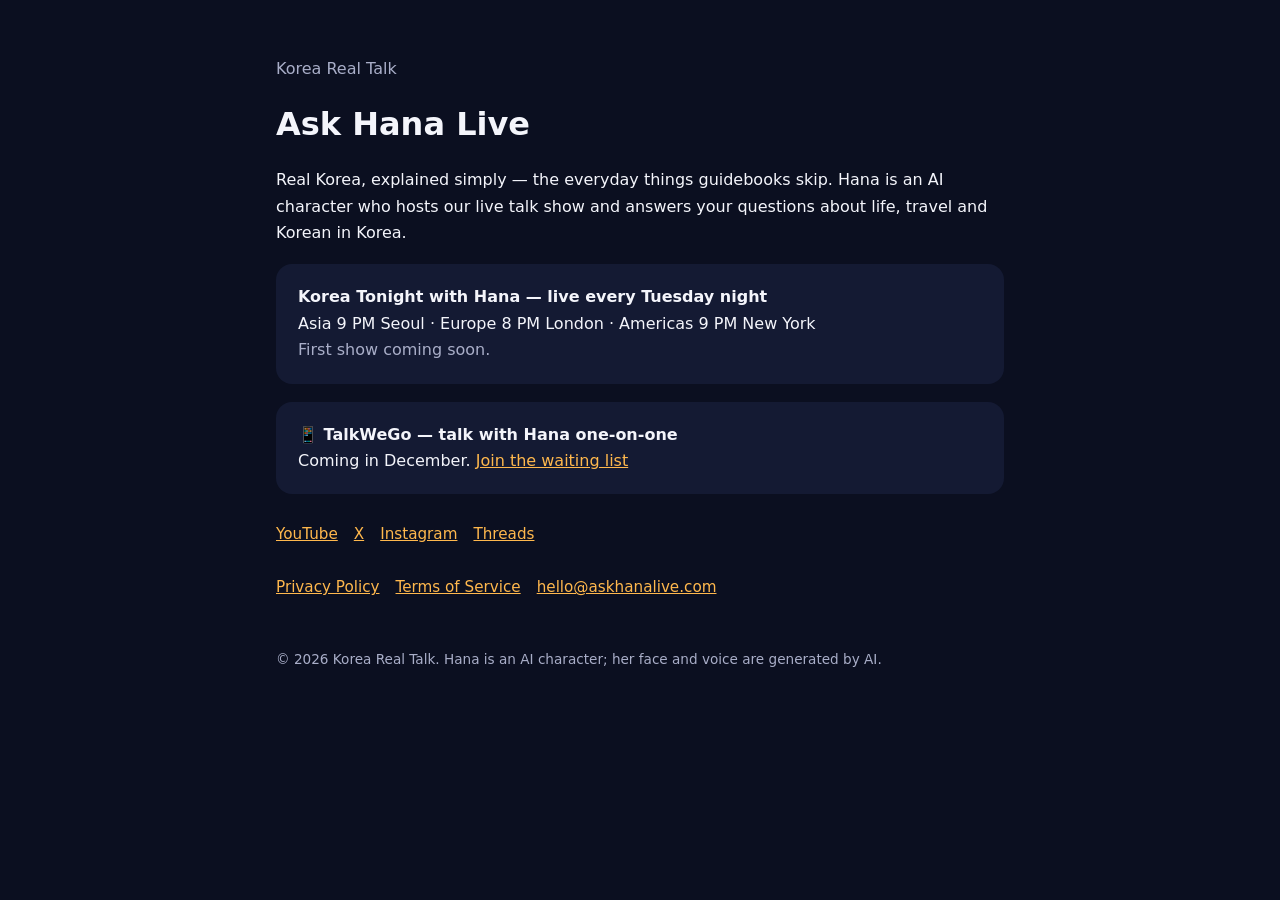
<file: index.html>
<!doctype html><html lang="en"><head><meta charset="utf-8"><meta name="viewport" content="width=device-width,initial-scale=1">
<title>Ask Hana Live · Korea Real Talk</title><meta name="description" content="Real Korea, explained simply. Live talk with Hana, an AI character from Korea Real Talk.">
<link rel="stylesheet" href="style.css"></head><body><main>
<p class="mut">Korea Real Talk</p>
<h1>Ask Hana Live</h1>
<p>Real Korea, explained simply — the everyday things guidebooks skip. Hana is an AI character who hosts our live talk show and answers your questions about life, travel and Korean in Korea.</p>
<div class="card"><b>Korea Tonight with Hana — live every Tuesday night</b><br>Asia 9 PM Seoul · Europe 8 PM London · Americas 9 PM New York<br><span class="mut">First show coming soon.</span></div>
<div class="card"><b>📱 TalkWeGo — talk with Hana one-on-one</b><br>Coming in December. <a href="app/">Join the waiting list</a></div>
<nav>
<a href="https://www.youtube.com/@korearealtalk">YouTube</a>
<a href="https://x.com/korearealtalk">X</a>
<a href="https://www.instagram.com/korearealtalk">Instagram</a>
<a href="https://www.threads.net/@korearealtalk">Threads</a>
</nav>
<nav><a href="privacy.html">Privacy Policy</a><a href="terms.html">Terms of Service</a><a href="mailto:hello@askhanalive.com">hello@askhanalive.com</a></nav>
<footer>© 2026 Korea Real Talk. Hana is an AI character; her face and voice are generated by AI.</footer>
</main></body></html>
</file>
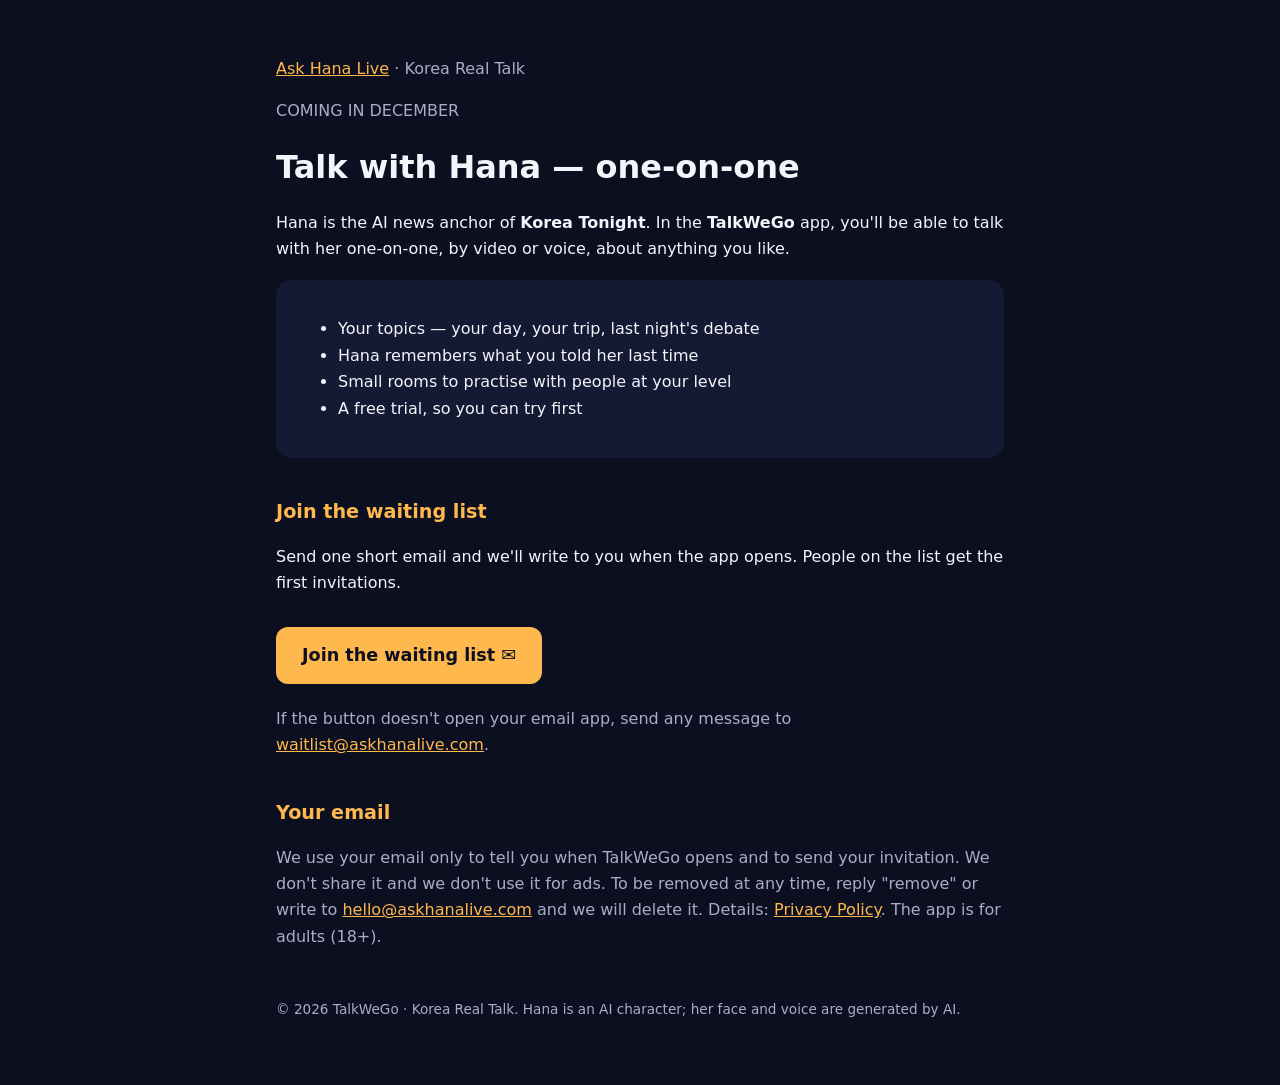
<file: app/index.html>
<!doctype html><html lang="en"><head><meta charset="utf-8"><meta name="viewport" content="width=device-width,initial-scale=1">
<title>TalkWeGo · Talk with Hana one-on-one · Waiting list</title>
<meta name="description" content="TalkWeGo is coming in December: talk with Hana, the AI anchor of Korea Tonight, one-on-one by video or voice. Join the waiting list.">
<link rel="stylesheet" href="../style.css">
<style>.btn{display:inline-block;margin:14px 0 6px;padding:14px 26px;border-radius:12px;background:var(--acc);color:#0b0f20;font-weight:800;font-size:1.1rem;text-decoration:none}</style>
</head><body><main>
<p class="mut"><a href="../index.html">Ask Hana Live</a> · Korea Real Talk</p>
<p class="mut">COMING IN DECEMBER</p>
<h1>Talk with Hana — one-on-one</h1>
<p>Hana is the AI news anchor of <b>Korea Tonight</b>. In the <b>TalkWeGo</b> app, you'll be able to talk with her one-on-one, by video or voice, about anything you like.</p>
<div class="card"><ul>
<li>Your topics — your day, your trip, last night's debate</li>
<li>Hana remembers what you told her last time</li>
<li>Small rooms to practise with people at your level</li>
<li>A free trial, so you can try first</li>
</ul></div>
<h2>Join the waiting list</h2>
<p>Send one short email and we'll write to you when the app opens. People on the list get the first invitations.</p>
<a class="btn" href="mailto:waitlist@askhanalive.com?subject=TalkWeGo%20waiting%20list&amp;body=Hi%20Hana!%20Please%20add%20me%20to%20the%20TalkWeGo%20waiting%20list.%0A%0ACountry%20(optional)%3A%20%0AMy%20Korean%20level%20(beginner%20%2F%20intermediate%20%2F%20advanced%2C%20optional)%3A%20">Join the waiting list ✉️</a>
<p class="mut">If the button doesn't open your email app, send any message to <a href="mailto:waitlist@askhanalive.com">waitlist@askhanalive.com</a>.</p>
<h2>Your email</h2>
<p class="mut">We use your email only to tell you when TalkWeGo opens and to send your invitation. We don't share it and we don't use it for ads. To be removed at any time, reply "remove" or write to <a href="mailto:hello@askhanalive.com">hello@askhanalive.com</a> and we will delete it. Details: <a href="../privacy.html">Privacy Policy</a>. The app is for adults (18+).</p>
<footer>© 2026 TalkWeGo · Korea Real Talk. Hana is an AI character; her face and voice are generated by AI.</footer>
</main></body></html>
</file>
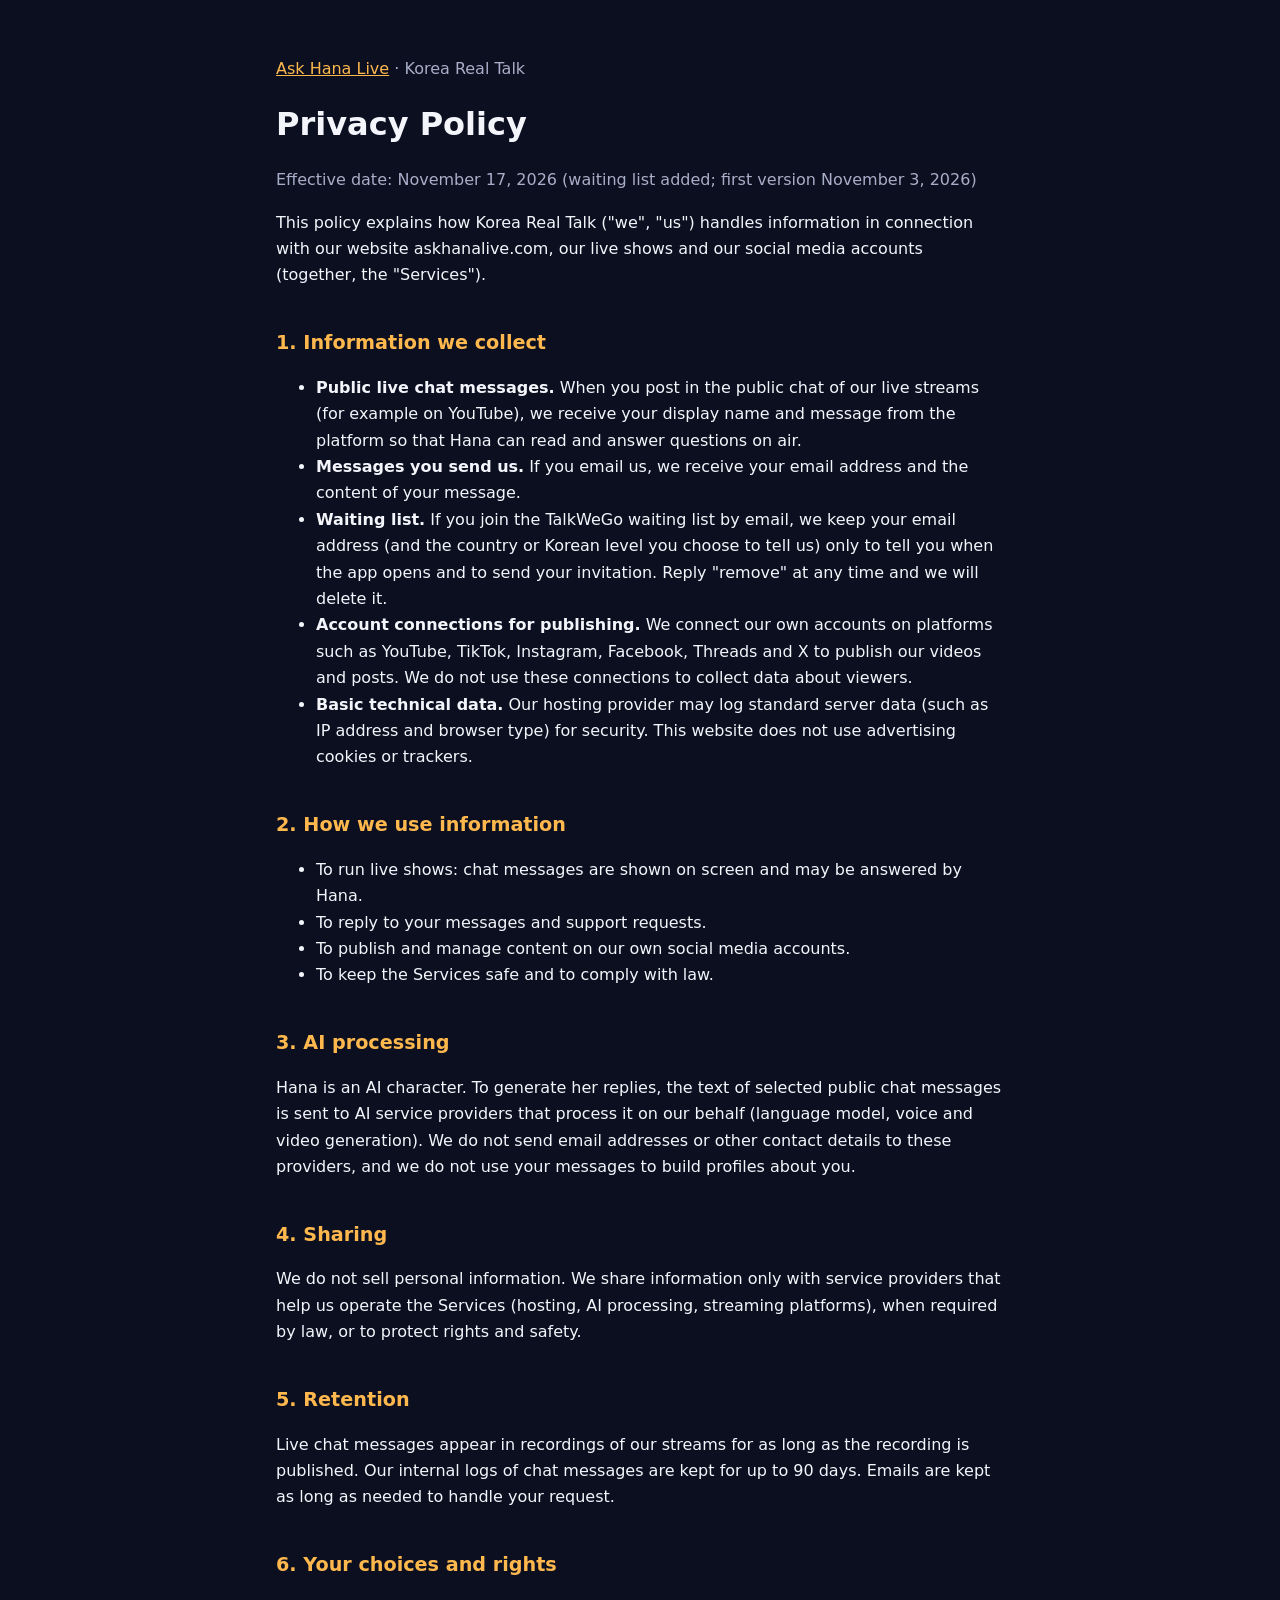
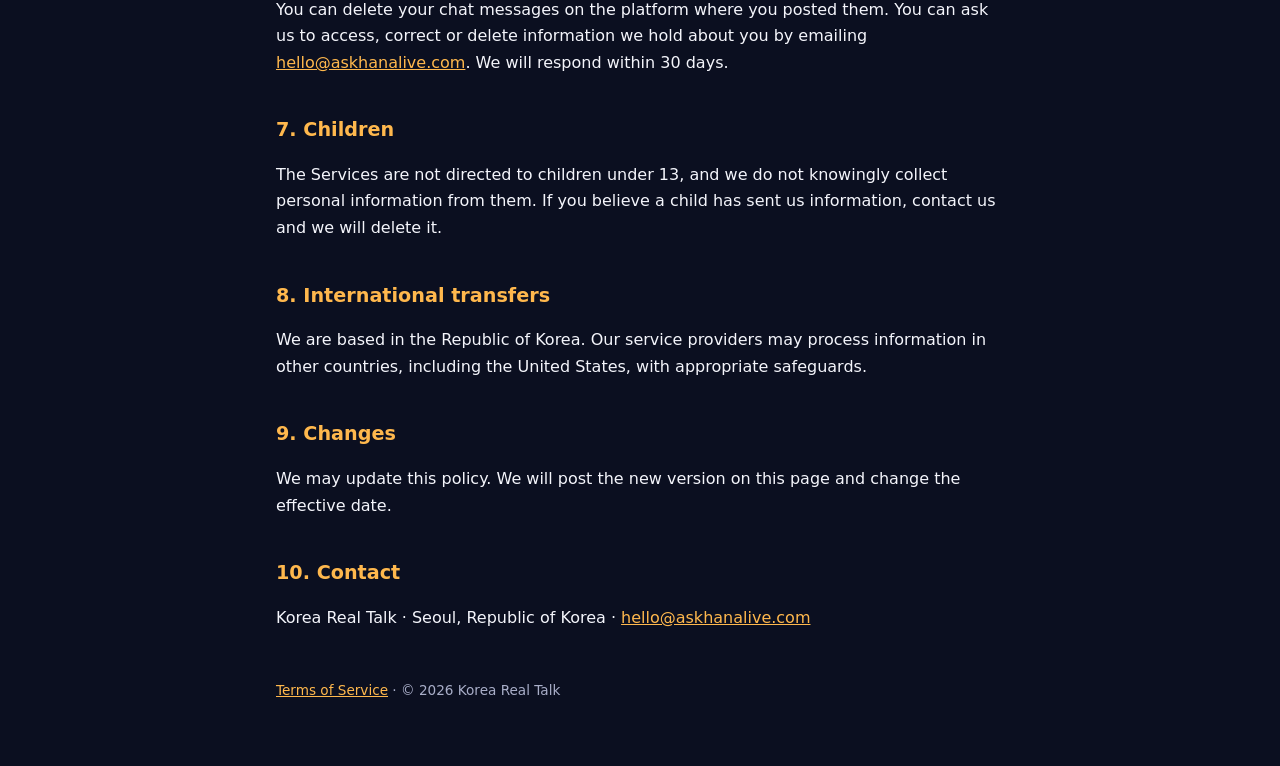
<file: privacy.html>
<!doctype html><html lang="en"><head><meta charset="utf-8"><meta name="viewport" content="width=device-width,initial-scale=1">
<title>Privacy Policy · Ask Hana Live</title><link rel="stylesheet" href="style.css"></head><body><main>
<p class="mut"><a href="index.html">Ask Hana Live</a> · Korea Real Talk</p>
<h1>Privacy Policy</h1>
<p class="mut">Effective date: November 17, 2026 (waiting list added; first version November 3, 2026)</p>
<p>This policy explains how Korea Real Talk ("we", "us") handles information in connection with our website askhanalive.com, our live shows and our social media accounts (together, the "Services").</p>
<h2>1. Information we collect</h2>
<ul>
<li><b>Public live chat messages.</b> When you post in the public chat of our live streams (for example on YouTube), we receive your display name and message from the platform so that Hana can read and answer questions on air.</li>
<li><b>Messages you send us.</b> If you email us, we receive your email address and the content of your message.</li>
<li><b>Waiting list.</b> If you join the TalkWeGo waiting list by email, we keep your email address (and the country or Korean level you choose to tell us) only to tell you when the app opens and to send your invitation. Reply "remove" at any time and we will delete it.</li>
<li><b>Account connections for publishing.</b> We connect our own accounts on platforms such as YouTube, TikTok, Instagram, Facebook, Threads and X to publish our videos and posts. We do not use these connections to collect data about viewers.</li>
<li><b>Basic technical data.</b> Our hosting provider may log standard server data (such as IP address and browser type) for security. This website does not use advertising cookies or trackers.</li>
</ul>
<h2>2. How we use information</h2>
<ul>
<li>To run live shows: chat messages are shown on screen and may be answered by Hana.</li>
<li>To reply to your messages and support requests.</li>
<li>To publish and manage content on our own social media accounts.</li>
<li>To keep the Services safe and to comply with law.</li>
</ul>
<h2>3. AI processing</h2>
<p>Hana is an AI character. To generate her replies, the text of selected public chat messages is sent to AI service providers that process it on our behalf (language model, voice and video generation). We do not send email addresses or other contact details to these providers, and we do not use your messages to build profiles about you.</p>
<h2>4. Sharing</h2>
<p>We do not sell personal information. We share information only with service providers that help us operate the Services (hosting, AI processing, streaming platforms), when required by law, or to protect rights and safety.</p>
<h2>5. Retention</h2>
<p>Live chat messages appear in recordings of our streams for as long as the recording is published. Our internal logs of chat messages are kept for up to 90 days. Emails are kept as long as needed to handle your request.</p>
<h2>6. Your choices and rights</h2>
<p>You can delete your chat messages on the platform where you posted them. You can ask us to access, correct or delete information we hold about you by emailing <a href="mailto:hello@askhanalive.com">hello@askhanalive.com</a>. We will respond within 30 days.</p>
<h2>7. Children</h2>
<p>The Services are not directed to children under 13, and we do not knowingly collect personal information from them. If you believe a child has sent us information, contact us and we will delete it.</p>
<h2>8. International transfers</h2>
<p>We are based in the Republic of Korea. Our service providers may process information in other countries, including the United States, with appropriate safeguards.</p>
<h2>9. Changes</h2>
<p>We may update this policy. We will post the new version on this page and change the effective date.</p>
<h2>10. Contact</h2>
<p>Korea Real Talk · Seoul, Republic of Korea · <a href="mailto:hello@askhanalive.com">hello@askhanalive.com</a></p>
<footer><a href="terms.html">Terms of Service</a> · © 2026 Korea Real Talk</footer>
</main></body></html>
</file>
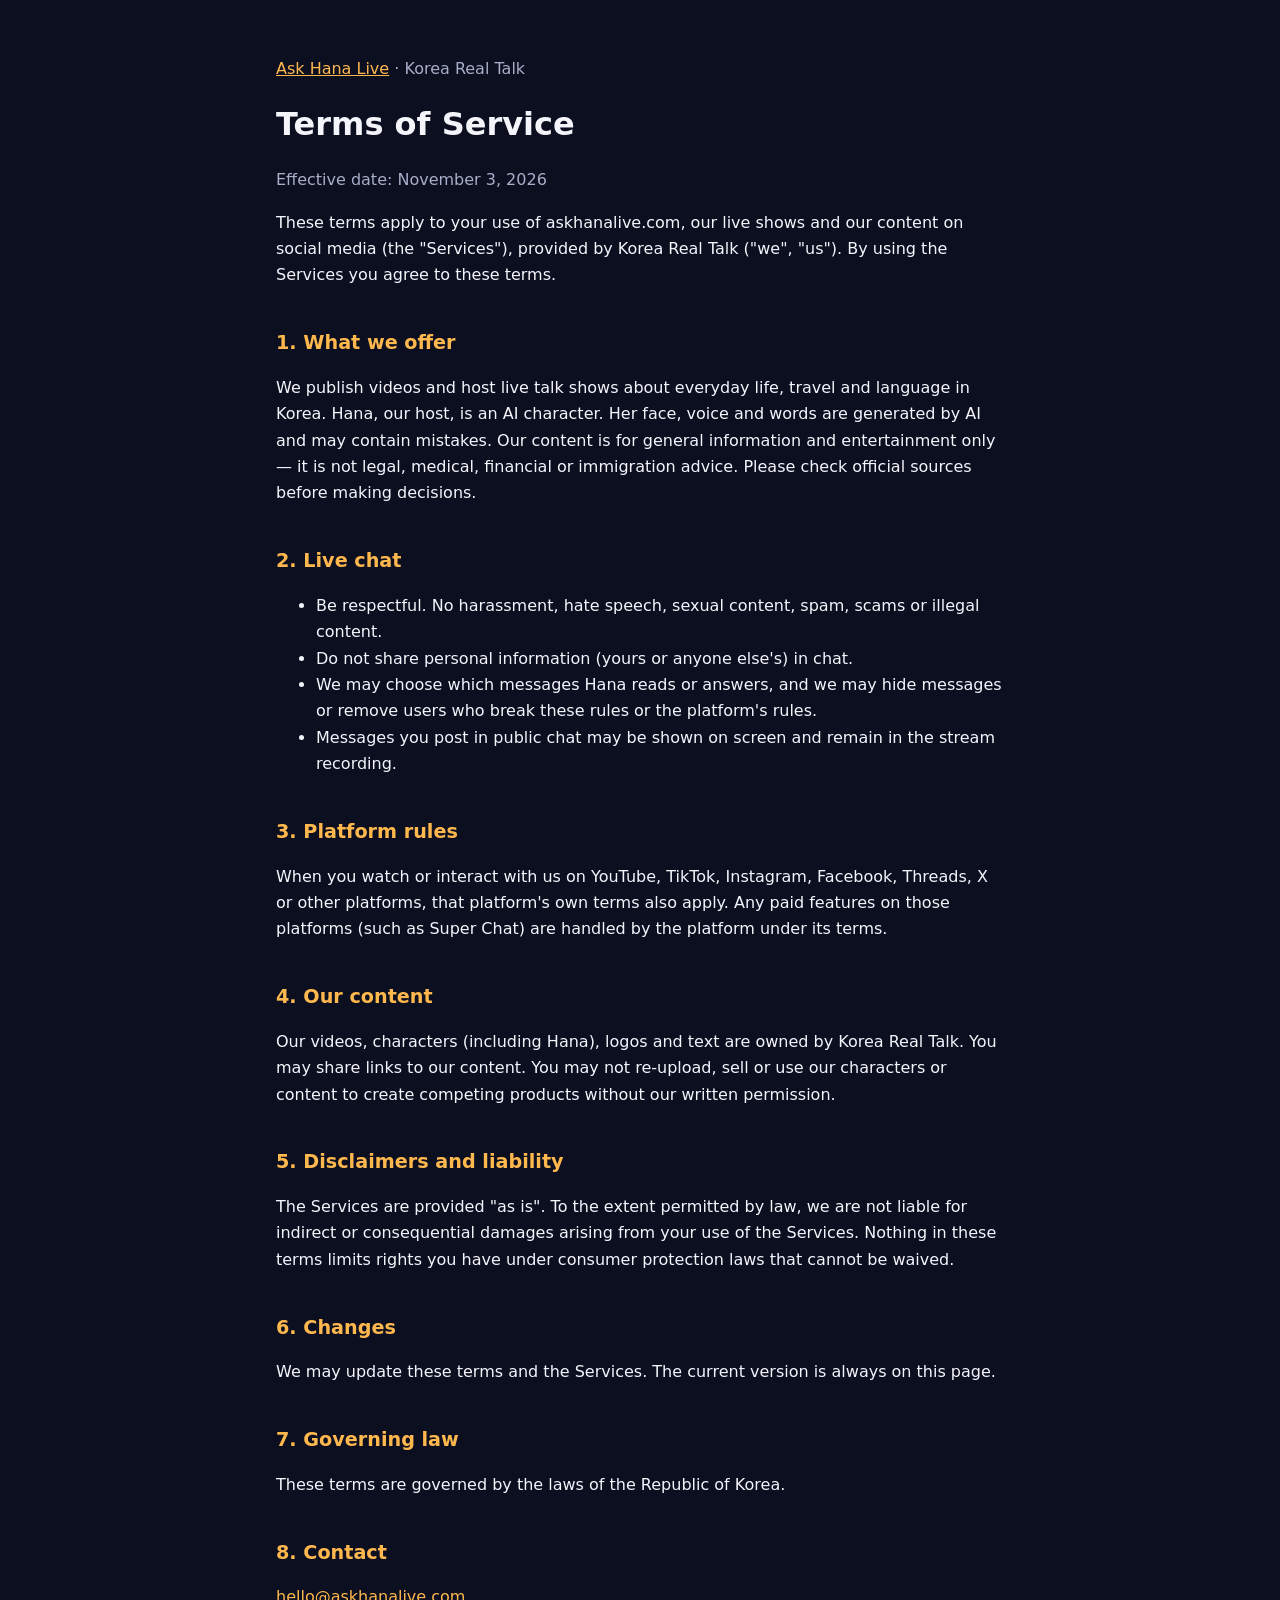
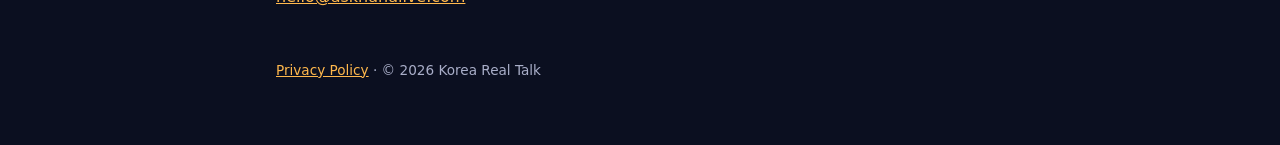
<file: terms.html>
<!doctype html><html lang="en"><head><meta charset="utf-8"><meta name="viewport" content="width=device-width,initial-scale=1">
<title>Terms of Service · Ask Hana Live</title><link rel="stylesheet" href="style.css"></head><body><main>
<p class="mut"><a href="index.html">Ask Hana Live</a> · Korea Real Talk</p>
<h1>Terms of Service</h1>
<p class="mut">Effective date: November 3, 2026</p>
<p>These terms apply to your use of askhanalive.com, our live shows and our content on social media (the "Services"), provided by Korea Real Talk ("we", "us"). By using the Services you agree to these terms.</p>
<h2>1. What we offer</h2>
<p>We publish videos and host live talk shows about everyday life, travel and language in Korea. Hana, our host, is an AI character. Her face, voice and words are generated by AI and may contain mistakes. Our content is for general information and entertainment only — it is not legal, medical, financial or immigration advice. Please check official sources before making decisions.</p>
<h2>2. Live chat</h2>
<ul>
<li>Be respectful. No harassment, hate speech, sexual content, spam, scams or illegal content.</li>
<li>Do not share personal information (yours or anyone else's) in chat.</li>
<li>We may choose which messages Hana reads or answers, and we may hide messages or remove users who break these rules or the platform's rules.</li>
<li>Messages you post in public chat may be shown on screen and remain in the stream recording.</li>
</ul>
<h2>3. Platform rules</h2>
<p>When you watch or interact with us on YouTube, TikTok, Instagram, Facebook, Threads, X or other platforms, that platform's own terms also apply. Any paid features on those platforms (such as Super Chat) are handled by the platform under its terms.</p>
<h2>4. Our content</h2>
<p>Our videos, characters (including Hana), logos and text are owned by Korea Real Talk. You may share links to our content. You may not re-upload, sell or use our characters or content to create competing products without our written permission.</p>
<h2>5. Disclaimers and liability</h2>
<p>The Services are provided "as is". To the extent permitted by law, we are not liable for indirect or consequential damages arising from your use of the Services. Nothing in these terms limits rights you have under consumer protection laws that cannot be waived.</p>
<h2>6. Changes</h2>
<p>We may update these terms and the Services. The current version is always on this page.</p>
<h2>7. Governing law</h2>
<p>These terms are governed by the laws of the Republic of Korea.</p>
<h2>8. Contact</h2>
<p><a href="mailto:hello@askhanalive.com">hello@askhanalive.com</a></p>
<footer><a href="privacy.html">Privacy Policy</a> · © 2026 Korea Real Talk</footer>
</main></body></html>
</file>
<file: style.css>
:root{--bg:#0b0f20;--fg:#f4f5fb;--mut:#a9aec8;--acc:#ffb84d;--card:#141a33}
*{box-sizing:border-box}body{margin:0;background:var(--bg);color:var(--fg);font:16px/1.65 system-ui,-apple-system,"Segoe UI",Roboto,sans-serif}
main{max-width:760px;margin:0 auto;padding:40px 16px 64px}
h1{font-size:2rem;margin:.2em 0}h2{font-size:1.2rem;margin-top:2em;color:var(--acc)}
a{color:var(--acc)}p,li{color:var(--fg)}small,.mut{color:var(--mut)}
.card{background:var(--card);border-radius:16px;padding:20px 22px;margin:18px 0}
nav{display:flex;gap:16px;flex-wrap:wrap;margin-top:28px;font-size:.95rem}
footer{margin-top:48px;color:var(--mut);font-size:.85rem}
</file>
